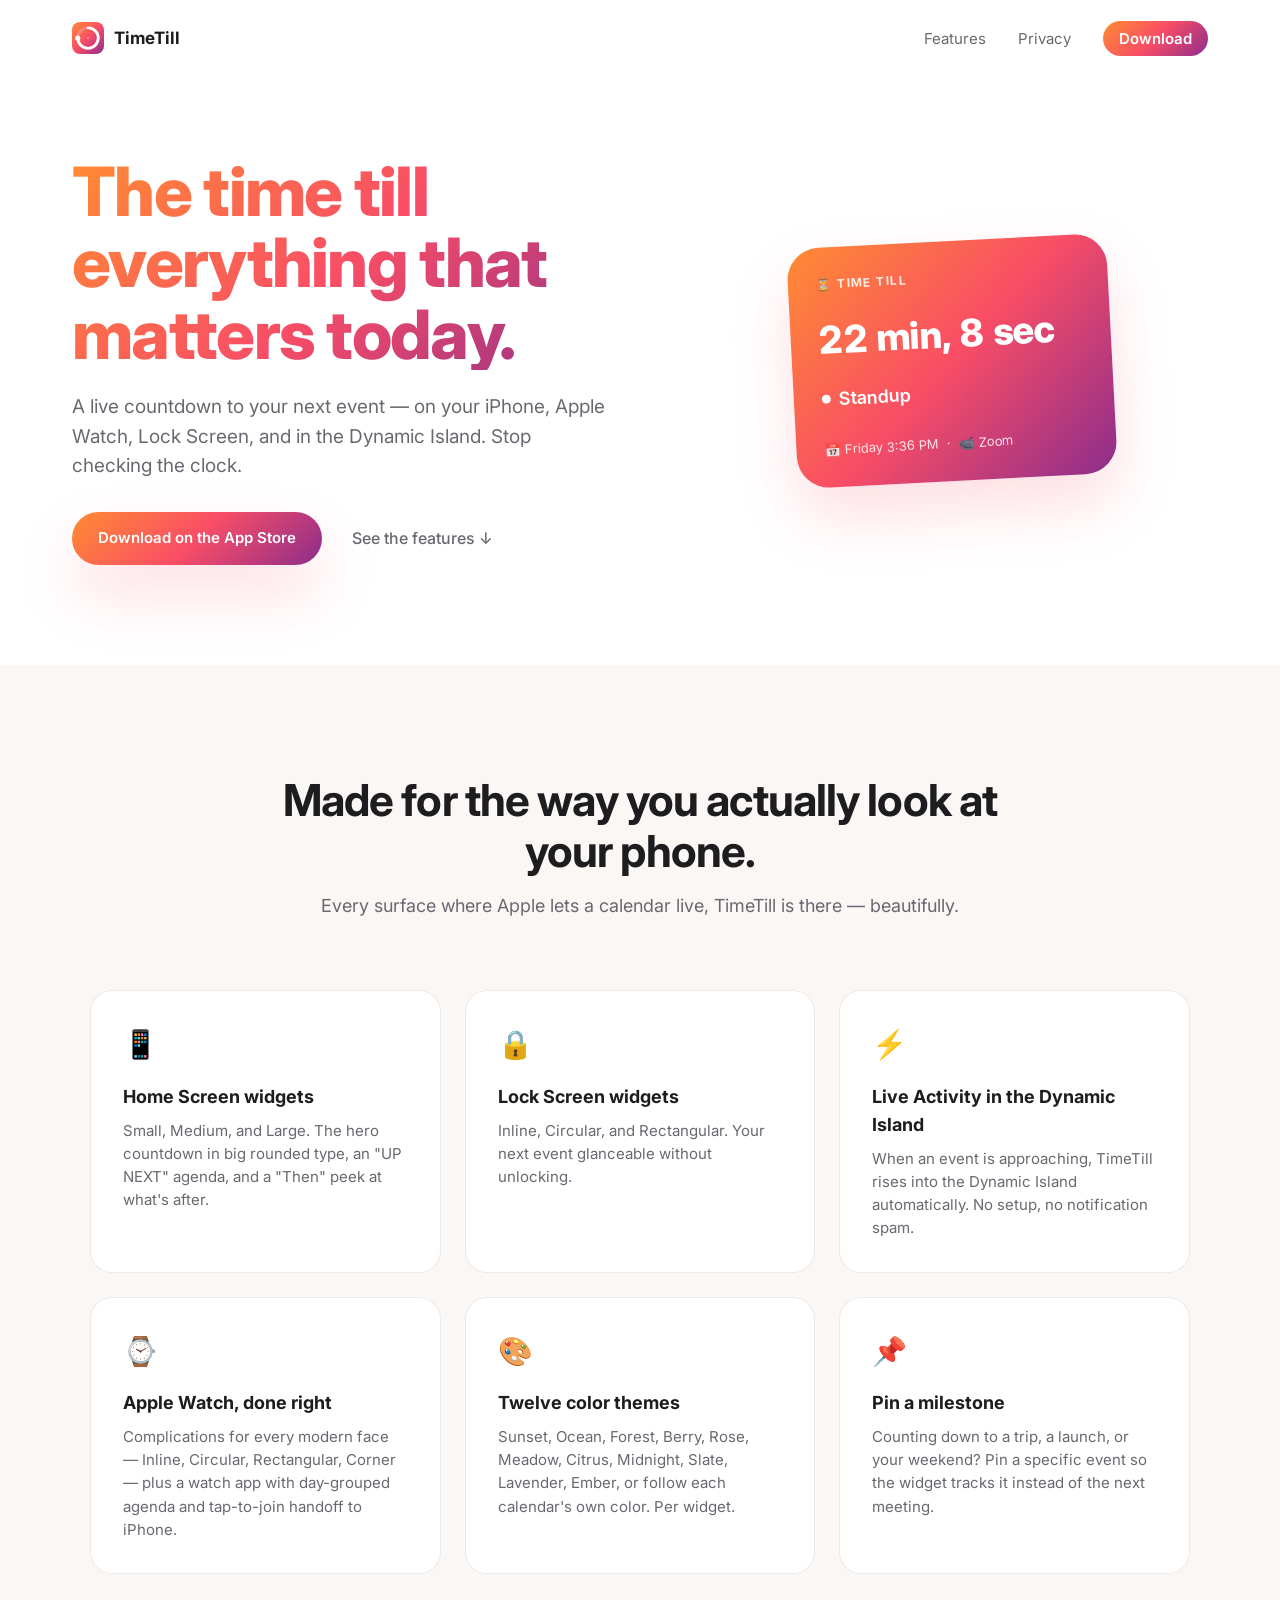
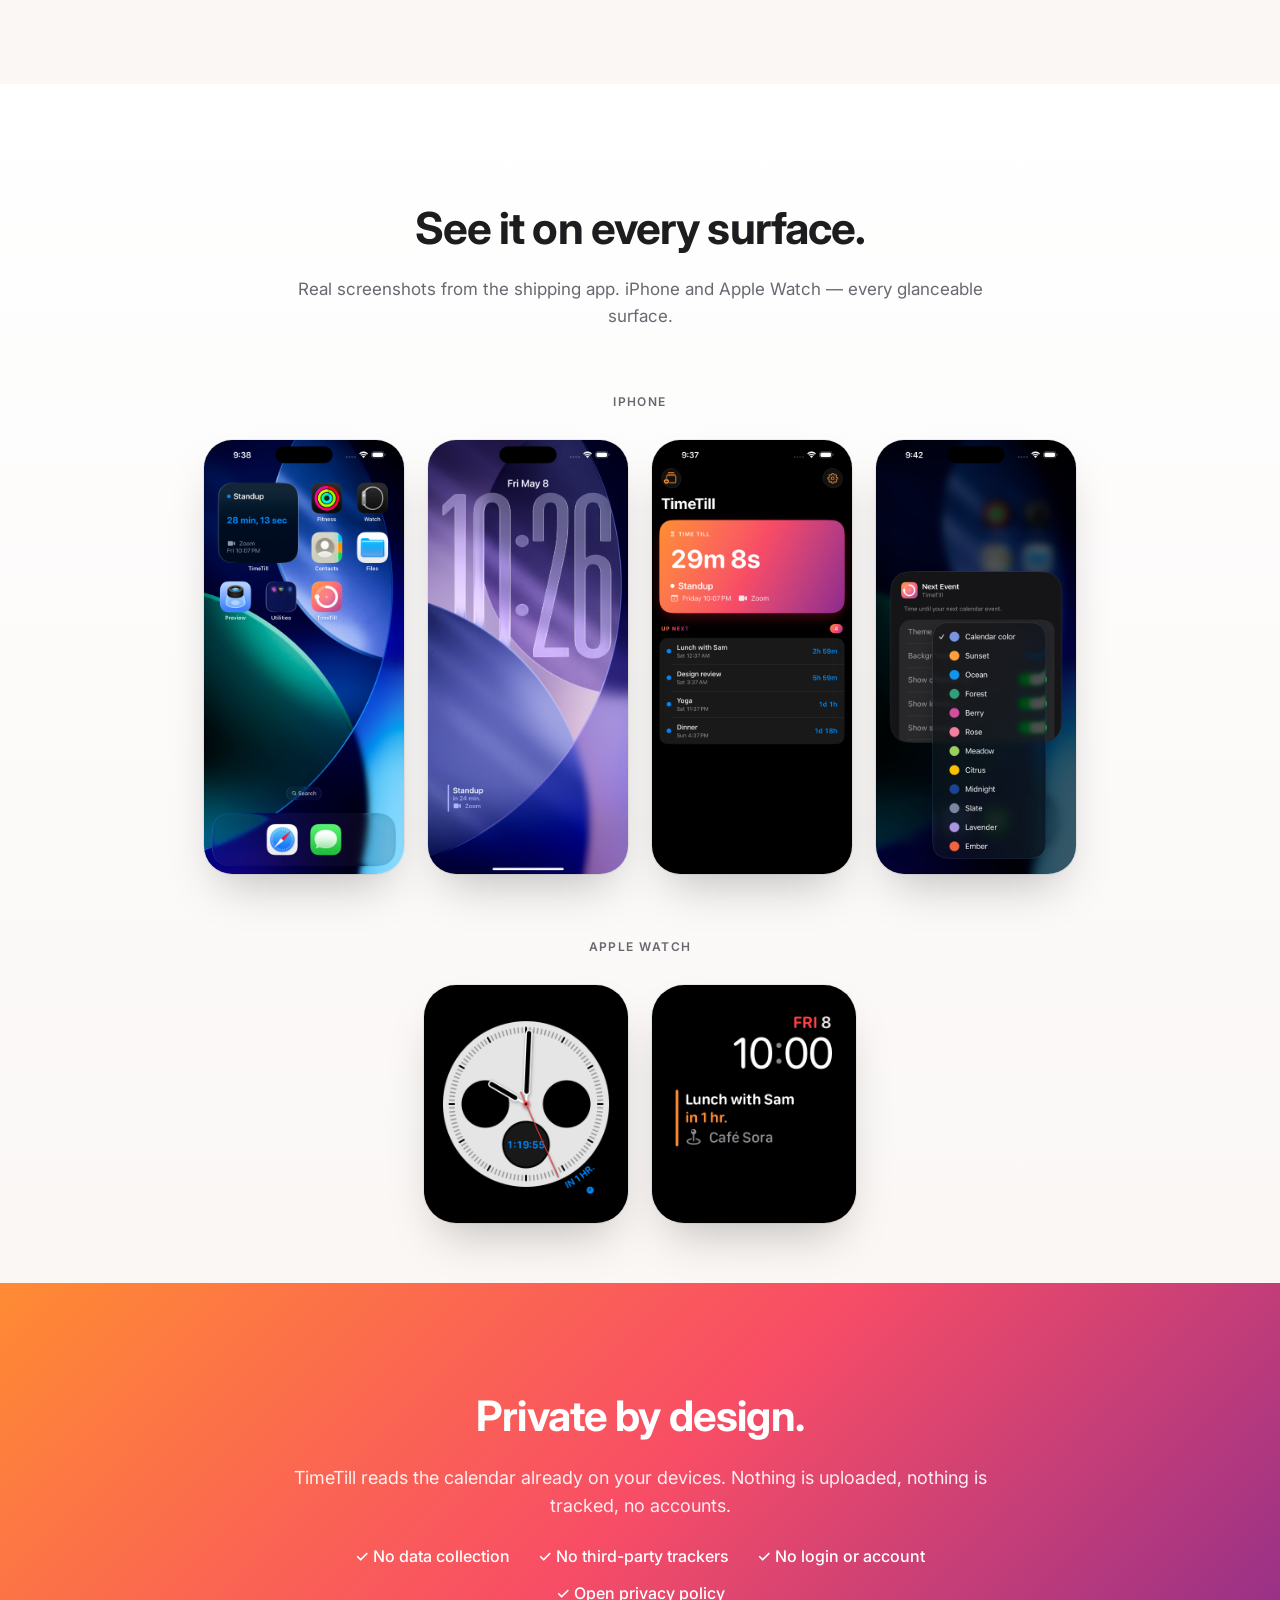
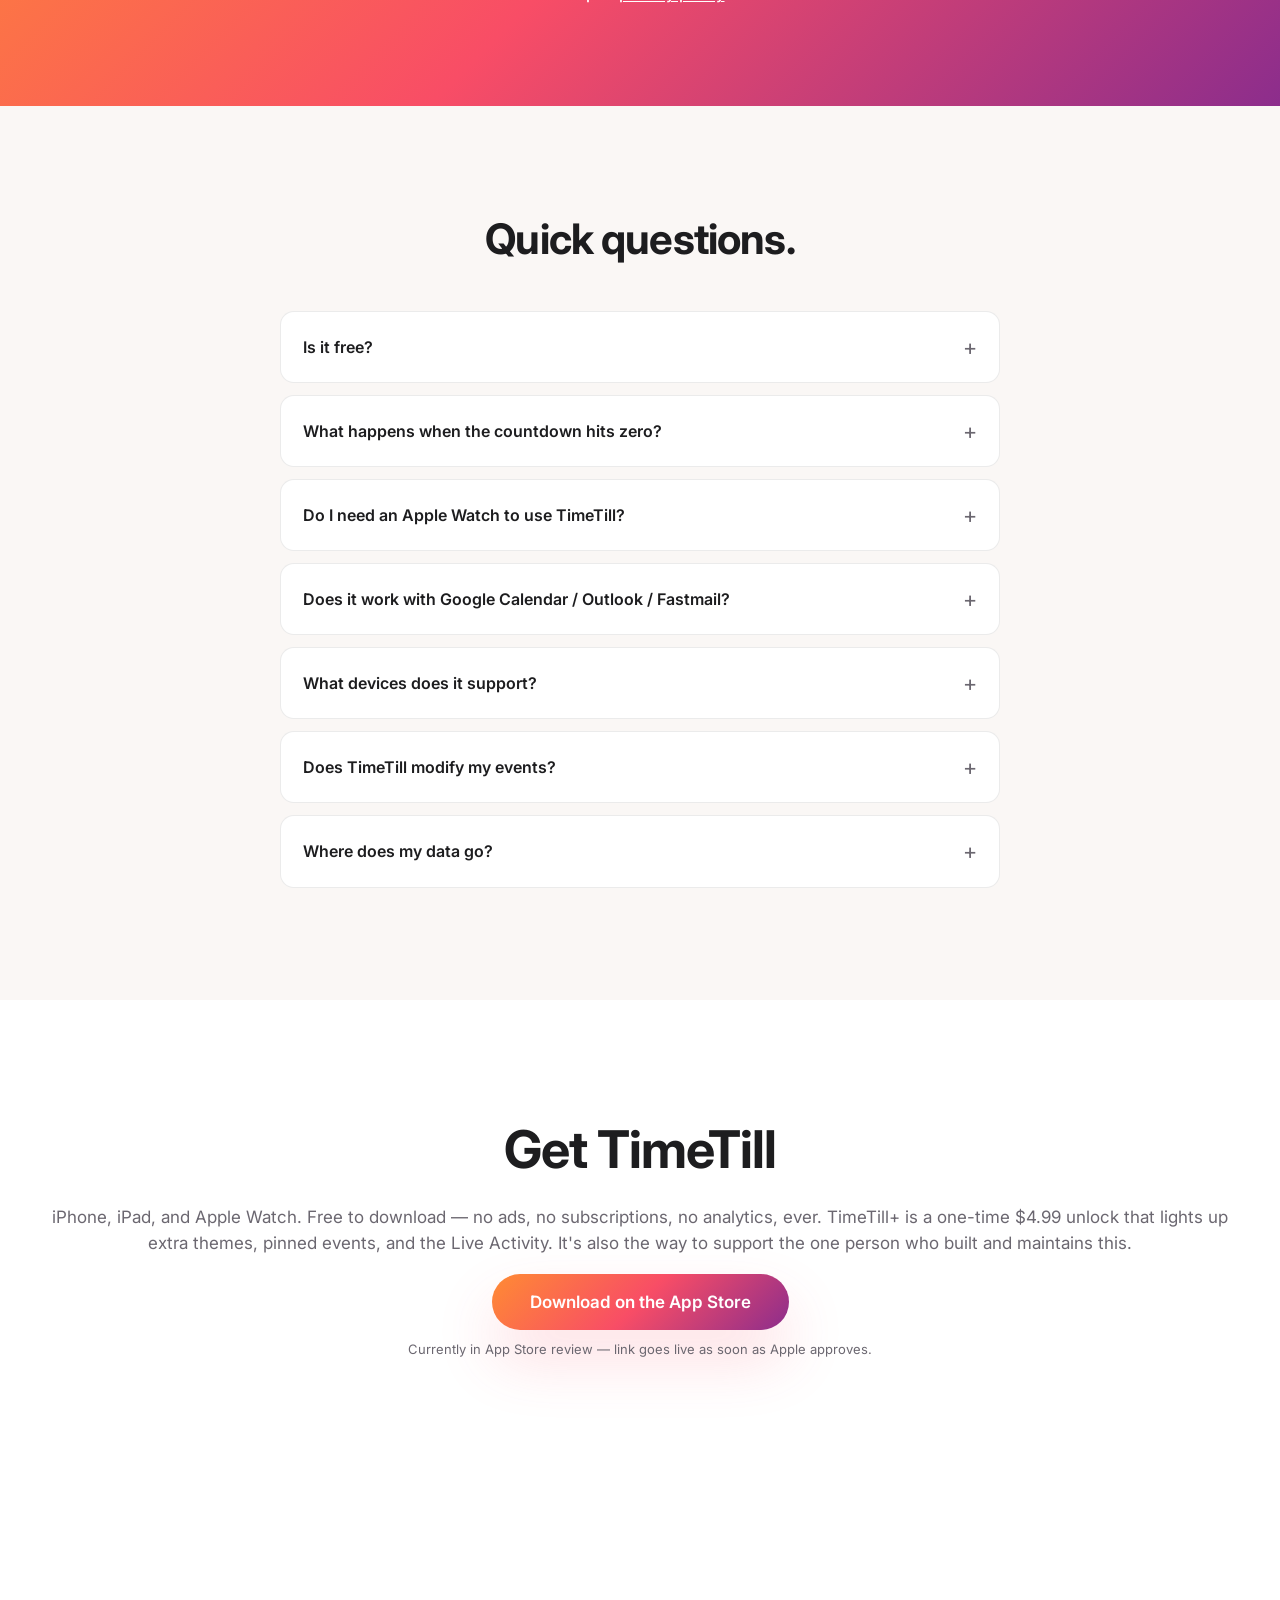
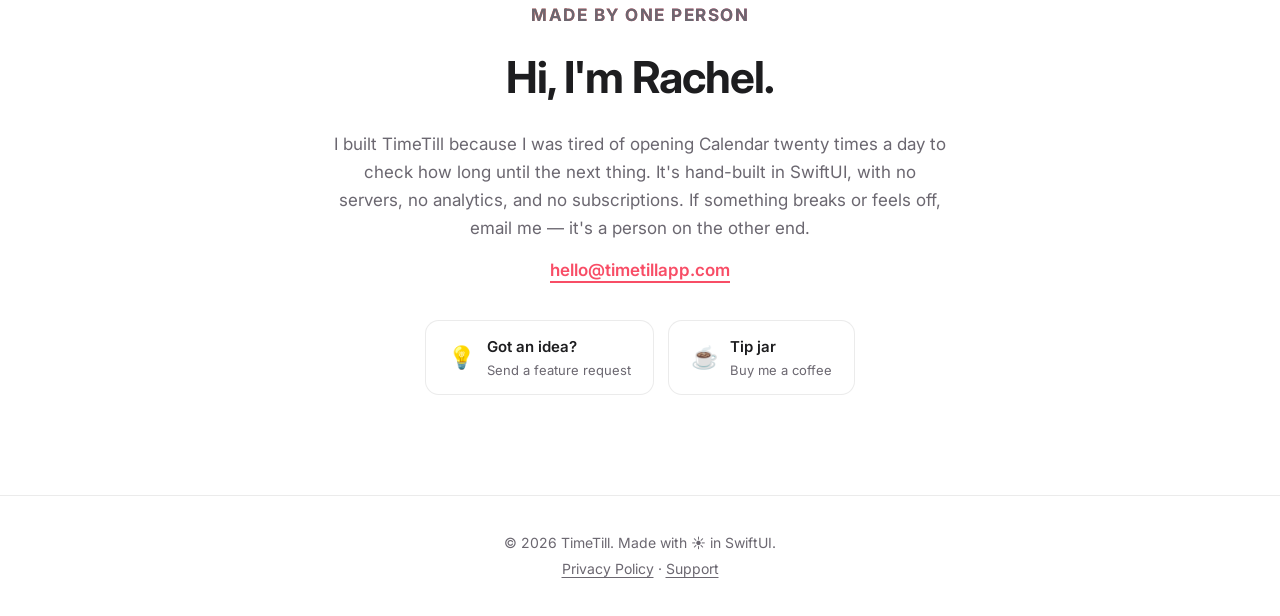
<file: index.html>
<!doctype html>
<html lang="en">
<head>
    <meta charset="utf-8" />
    <meta name="viewport" content="width=device-width, initial-scale=1" />
    <title>TimeTill — Live countdown to your next event</title>
    <meta name="description" content="See exactly how long until your next meeting, lunch, or trip — on your iPhone, Apple Watch, Lock Screen, and in the Dynamic Island." />
    <link rel="preconnect" href="https://fonts.googleapis.com" />
    <link rel="preconnect" href="https://fonts.gstatic.com" crossorigin />
    <link href="https://fonts.googleapis.com/css2?family=Inter:wght@400;500;600;700;800&display=swap" rel="stylesheet" />
    <link rel="stylesheet" href="styles.css?v=6" />
    <link rel="icon" type="image/svg+xml" href="icon.svg" />
    <link rel="icon" type="image/png" sizes="32x32" href="favicon-32.png" />
    <link rel="icon" type="image/png" sizes="16x16" href="favicon-16.png" />
    <link rel="apple-touch-icon" sizes="180x180" href="apple-touch-icon.png" />
    <meta property="og:title" content="TimeTill" />
    <meta property="og:description" content="Live countdown to your next event." />
    <meta property="og:image" content="https://timetillapp.com/og.png" />
    <meta property="og:url" content="https://timetillapp.com/" />
    <meta property="og:type" content="website" />
    <meta name="twitter:card" content="summary_large_image" />
    <meta name="twitter:title" content="TimeTill" />
    <meta name="twitter:description" content="Live countdown to your next event." />
    <meta name="twitter:image" content="https://timetillapp.com/og.png" />
    <link rel="canonical" href="https://timetillapp.com/" />
    <meta name="theme-color" content="#FF8B33" />
</head>
<body>

<header class="nav">
    <a href="/" class="brand">
        <img src="icon.svg" alt="" class="brand-icon" />
        <span class="brand-name">TimeTill</span>
    </a>
    <nav>
        <a href="#features">Features</a>
        <a href="privacy.html">Privacy</a>
        <a href="#download" class="cta">Download</a>
    </nav>
</header>

<section class="hero">
    <div class="hero-text">
        <h1>The time till everything that matters today.</h1>
        <p class="lede">A live countdown to your next event — on your iPhone, Apple Watch, Lock Screen, and in the Dynamic Island. Stop checking the clock.</p>
        <div class="hero-cta">
            <a href="https://apps.apple.com/app/id6767717293" class="btn-primary">Download on the App Store</a>
            <a href="#features" class="btn-ghost">See the features ↓</a>
        </div>
    </div>

    <!-- Mock iPhone widget -->
    <div class="hero-card-wrap">
        <div class="hero-card">
            <div class="card-label">⏳ TIME TILL</div>
            <div class="card-count" id="hero-count">22 min, 11 sec</div>
            <div class="card-event">
                <span class="dot"></span>
                <span>Standup</span>
            </div>
            <div class="card-meta">📅 Friday 3:36 PM &nbsp;·&nbsp; 📹 Zoom</div>
        </div>
    </div>
</section>

<section id="features" class="features">
    <div class="features-intro">
        <h2>Made for the way you actually look at your phone.</h2>
        <p>Every surface where Apple lets a calendar live, TimeTill is there — beautifully.</p>
    </div>

    <div class="feature-grid">
        <div class="feature">
            <div class="feature-icon">📱</div>
            <h3>Home Screen widgets</h3>
            <p>Small, Medium, and Large. The hero countdown in big rounded type, an "UP NEXT" agenda, and a "Then" peek at what's after.</p>
        </div>
        <div class="feature">
            <div class="feature-icon">🔒</div>
            <h3>Lock Screen widgets</h3>
            <p>Inline, Circular, and Rectangular. Your next event glanceable without unlocking.</p>
        </div>
        <div class="feature">
            <div class="feature-icon">⚡️</div>
            <h3>Live Activity in the Dynamic Island</h3>
            <p>When an event is approaching, TimeTill rises into the Dynamic Island automatically. No setup, no notification spam.</p>
        </div>
        <div class="feature">
            <div class="feature-icon">⌚️</div>
            <h3>Apple Watch, done right</h3>
            <p>Complications for every modern face — Inline, Circular, Rectangular, Corner — plus a watch app with day-grouped agenda and tap-to-join handoff to iPhone.</p>
        </div>
        <div class="feature">
            <div class="feature-icon">🎨</div>
            <h3>Twelve color themes</h3>
            <p>Sunset, Ocean, Forest, Berry, Rose, Meadow, Citrus, Midnight, Slate, Lavender, Ember, or follow each calendar's own color. Per widget.</p>
        </div>
        <div class="feature">
            <div class="feature-icon">📌</div>
            <h3>Pin a milestone</h3>
            <p>Counting down to a trip, a launch, or your weekend? Pin a specific event so the widget tracks it instead of the next meeting.</p>
        </div>
    </div>
</section>

<section id="showcase" class="showcase">
    <div class="showcase-intro">
        <h2>See it on every surface.</h2>
        <p>Real screenshots from the shipping app. iPhone and Apple Watch — every glanceable surface.</p>
    </div>

    <div class="shots-row">
        <div class="shots-row-label">iPhone</div>
        <img src="shots/iphone-widget-home.png" alt="TimeTill widget on iPhone home screen counting down to Standup at Zoom" class="shot shot-iphone" loading="lazy" />
        <img src="shots/iphone-lockscreen.png" alt="TimeTill rectangular widget on the iPhone Lock Screen showing Standup in 24 min, Zoom" class="shot shot-iphone" loading="lazy" />
        <img src="shots/iphone-dark-home.png" alt="TimeTill app open in dark mode with sunset hero card and Up Next list" class="shot shot-iphone" loading="lazy" />
        <img src="shots/iphone-themes.png" alt="Theme picker showing 12 color themes — Sunset, Ocean, Forest, Berry, Rose, Meadow, Citrus, Midnight, Slate, Lavender, Ember" class="shot shot-iphone" loading="lazy" />
    </div>

    <div class="shots-row">
        <div class="shots-row-label">Apple Watch</div>
        <img src="shots/watch-complications.png" alt="Apple Watch face with TimeTill complications — corner countdown 1:19:55 and IN 1 HR. on the bezel" class="shot shot-watch" loading="lazy" />
        <img src="shots/watch-stack.png" alt="Smart Stack widget on Apple Watch showing Lunch with Sam in 1 hr at Café Sora" class="shot shot-watch" loading="lazy" />
    </div>
</section>

<section class="privacy-band">
    <div>
        <h2>Private by design.</h2>
        <p>TimeTill reads the calendar already on your devices. Nothing is uploaded, nothing is tracked, no accounts.</p>
        <ul class="checks">
            <li>✓ No data collection</li>
            <li>✓ No third-party trackers</li>
            <li>✓ No login or account</li>
            <li>✓ Open <a href="privacy.html">privacy policy</a></li>
        </ul>
    </div>
</section>

<section id="faq" class="faq">
    <div class="faq-inner">
        <h2>Quick questions.</h2>
        <details>
            <summary>Is it free?</summary>
            <p>The core app — the live countdown, agenda, and basic widgets — is free. A one-time TimeTill+ unlock lights up extra themes, pinned events, the Live Activity, and the watch app. No subscription, no ads, ever.</p>
        </details>
        <details>
            <summary>What happens when the countdown hits zero?</summary>
            <p>It rolls forward to the next upcoming event automatically. The hero card, widgets, complications, and Live Activity all flip together — no taps, no notifications, no fuss.</p>
        </details>
        <details>
            <summary>Do I need an Apple Watch to use TimeTill?</summary>
            <p>No. TimeTill is a great iPhone-only app. The watch complications and the watch agenda are bonuses if you have one.</p>
        </details>
        <details>
            <summary>Does it work with Google Calendar / Outlook / Fastmail?</summary>
            <p>Yes — anything that shows up in the iOS Calendar app is fair game. TimeTill reads through Apple's standard EventKit, which is where Google / Outlook / Fastmail / iCloud calendars all live once you've added them in Settings.</p>
        </details>
        <details>
            <summary>What devices does it support?</summary>
            <p>iPhone running iOS 18 or later. iPad running iPadOS 18 or later. Apple Watch running watchOS 11 or later.</p>
        </details>
        <details>
            <summary>Does TimeTill modify my events?</summary>
            <p>Never. Read-only. TimeTill only displays events; creating, editing, and deleting all happen in the Calendar app.</p>
        </details>
        <details>
            <summary>Where does my data go?</summary>
            <p>Nowhere. There's no server, no account, no cloud. Events read from your device, render on your device, and your widget configuration stays on your device. <a href="privacy.html">Read the full privacy policy.</a></p>
        </details>
    </div>
</section>

<section id="download" class="download">
    <h2>Get TimeTill</h2>
    <p>iPhone, iPad, and Apple Watch. Free to download — no ads, no subscriptions, no analytics, ever. TimeTill+ is a one-time $4.99 unlock that lights up extra themes, pinned events, and the Live Activity. It's also the way to support the one person who built and maintains this.</p>
    <a href="https://apps.apple.com/app/id6767717293" class="btn-primary big">Download on the App Store</a>
    <p class="small">Currently in App Store review — link goes live as soon as Apple approves.</p>
</section>

<section class="madeby">
    <div class="madeby-inner">
        <p class="madeby-eyebrow">MADE BY ONE PERSON</p>
        <h2>Hi, I'm Rachel.</h2>
        <p>I built TimeTill because I was tired of opening Calendar twenty times a day to check how long until the next thing. It's hand-built in SwiftUI, with no servers, no analytics, and no subscriptions. If something breaks or feels off, email me — it's a person on the other end.</p>
        <p class="madeby-link"><a href="mailto:hello@timetillapp.com">hello@timetillapp.com</a></p>

        <div class="madeby-actions">
            <a href="mailto:hello@timetillapp.com?subject=TimeTill%20feature%20request" class="madeby-btn">
                <span class="madeby-btn-icon">💡</span>
                <span>
                    <strong>Got an idea?</strong>
                    <small>Send a feature request</small>
                </span>
            </a>
            <a href="https://buymeacoffee.com/rachelallyson" class="madeby-btn">
                <span class="madeby-btn-icon">☕</span>
                <span>
                    <strong>Tip jar</strong>
                    <small>Buy me a coffee</small>
                </span>
            </a>
        </div>
    </div>
</section>

<footer class="footer">
    <p>© <span id="year">2026</span> TimeTill. Made with ☀️ in SwiftUI.</p>
    <p><a href="privacy.html">Privacy Policy</a> · <a href="mailto:hello@timetillapp.com">Support</a></p>
</footer>

<script>
    document.getElementById('year').textContent = new Date().getFullYear();

    // Live-update the hero card countdown so the page itself feels alive.
    const target = new Date(Date.now() + 22 * 60 * 1000 + 11 * 1000);
    const el = document.getElementById('hero-count');
    function tick() {
        const ms = target - Date.now();
        if (ms <= 0) { el.textContent = 'Now'; return; }
        const total = Math.floor(ms / 1000);
        const h = Math.floor(total / 3600);
        const m = Math.floor((total % 3600) / 60);
        const s = total % 60;
        el.textContent = h > 0
            ? `${h}h ${m}m ${s}s`
            : `${m} min, ${s} sec`;
    }
    tick();
    setInterval(tick, 1000);
</script>

</body>
</html>
</file>
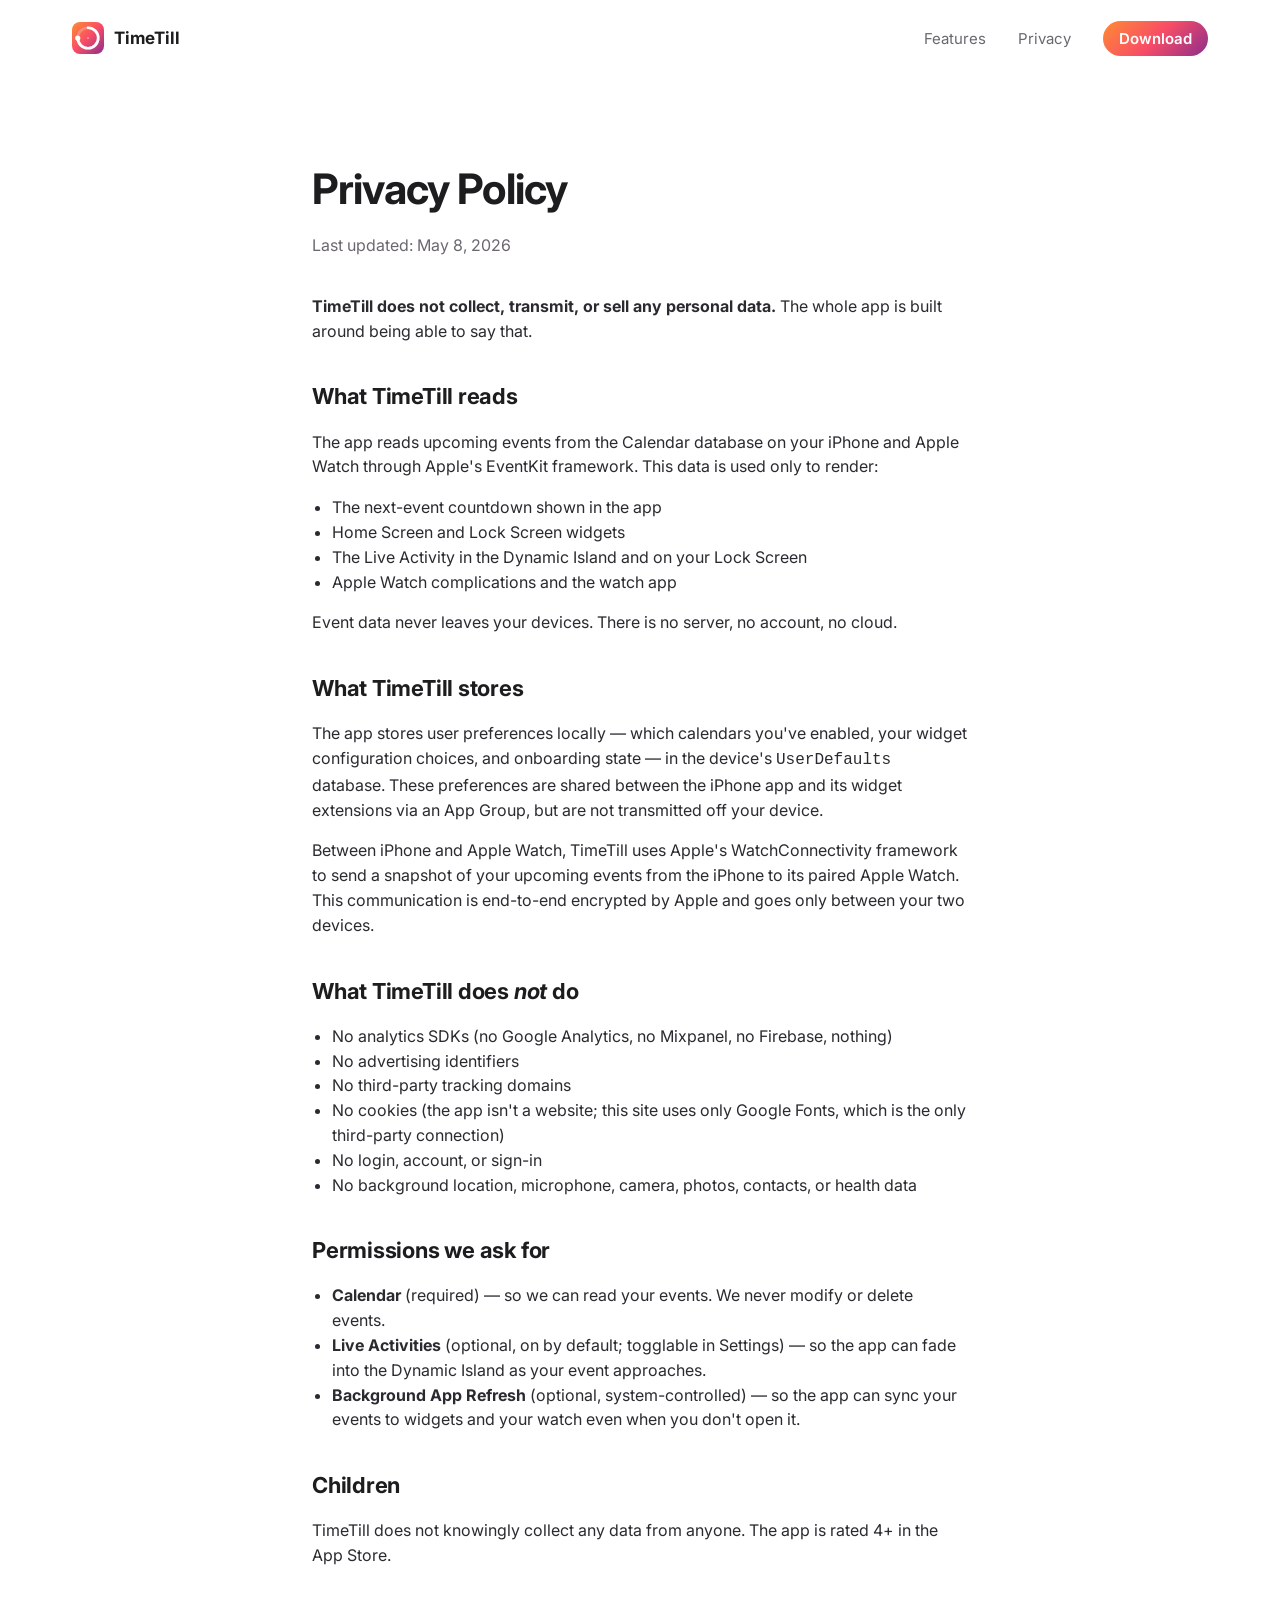
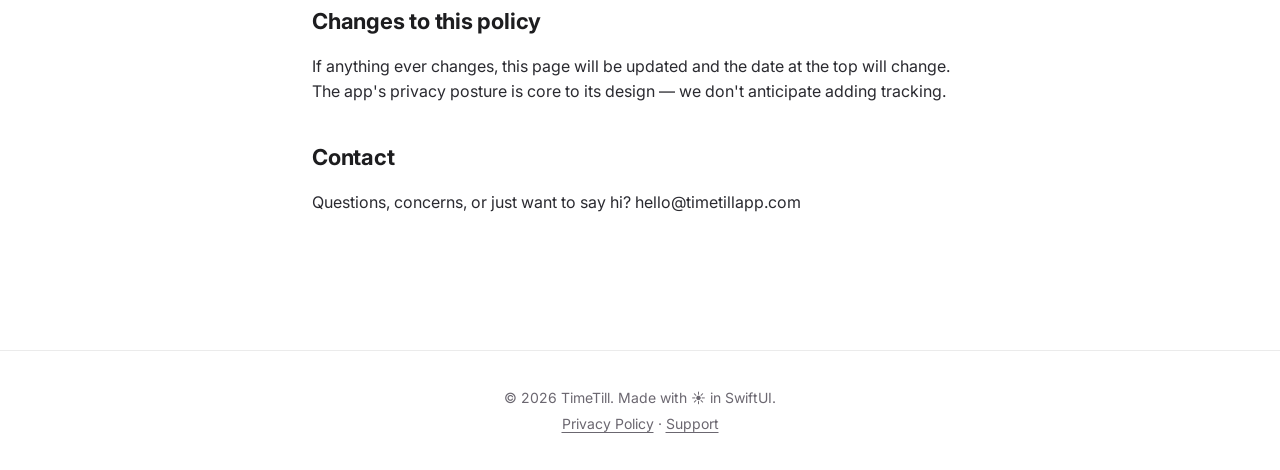
<file: privacy.html>
<!doctype html>
<html lang="en">
<head>
    <meta charset="utf-8" />
    <meta name="viewport" content="width=device-width, initial-scale=1" />
    <title>Privacy Policy — TimeTill</title>
    <link rel="preconnect" href="https://fonts.googleapis.com" />
    <link rel="preconnect" href="https://fonts.gstatic.com" crossorigin />
    <link href="https://fonts.googleapis.com/css2?family=Inter:wght@400;500;600;700;800&display=swap" rel="stylesheet" />
    <link rel="stylesheet" href="styles.css" />
    <link rel="icon" type="image/svg+xml" href="icon.svg" />
</head>
<body>

<header class="nav">
    <a href="index.html" class="brand">
        <img src="icon.svg" alt="" class="brand-icon" />
        <span class="brand-name">TimeTill</span>
    </a>
    <nav>
        <a href="index.html#features">Features</a>
        <a href="privacy.html">Privacy</a>
        <a href="index.html#download" class="cta">Download</a>
    </nav>
</header>

<main class="legal">
    <h1>Privacy Policy</h1>
    <p class="updated">Last updated: <span id="date">May 8, 2026</span></p>

    <p><strong>TimeTill does not collect, transmit, or sell any personal data.</strong> The whole app is built around being able to say that.</p>

    <h2>What TimeTill reads</h2>
    <p>The app reads upcoming events from the Calendar database on your iPhone and Apple Watch through Apple's EventKit framework. This data is used only to render:</p>
    <ul>
        <li>The next-event countdown shown in the app</li>
        <li>Home Screen and Lock Screen widgets</li>
        <li>The Live Activity in the Dynamic Island and on your Lock Screen</li>
        <li>Apple Watch complications and the watch app</li>
    </ul>
    <p>Event data never leaves your devices. There is no server, no account, no cloud.</p>

    <h2>What TimeTill stores</h2>
    <p>The app stores user preferences locally — which calendars you've enabled, your widget configuration choices, and onboarding state — in the device's <code>UserDefaults</code> database. These preferences are shared between the iPhone app and its widget extensions via an App Group, but are not transmitted off your device.</p>
    <p>Between iPhone and Apple Watch, TimeTill uses Apple's WatchConnectivity framework to send a snapshot of your upcoming events from the iPhone to its paired Apple Watch. This communication is end-to-end encrypted by Apple and goes only between your two devices.</p>

    <h2>What TimeTill does <em>not</em> do</h2>
    <ul>
        <li>No analytics SDKs (no Google Analytics, no Mixpanel, no Firebase, nothing)</li>
        <li>No advertising identifiers</li>
        <li>No third-party tracking domains</li>
        <li>No cookies (the app isn't a website; this site uses only Google Fonts, which is the only third-party connection)</li>
        <li>No login, account, or sign-in</li>
        <li>No background location, microphone, camera, photos, contacts, or health data</li>
    </ul>

    <h2>Permissions we ask for</h2>
    <ul>
        <li><strong>Calendar</strong> (required) — so we can read your events. We never modify or delete events.</li>
        <li><strong>Live Activities</strong> (optional, on by default; togglable in Settings) — so the app can fade into the Dynamic Island as your event approaches.</li>
        <li><strong>Background App Refresh</strong> (optional, system-controlled) — so the app can sync your events to widgets and your watch even when you don't open it.</li>
    </ul>

    <h2>Children</h2>
    <p>TimeTill does not knowingly collect any data from anyone. The app is rated 4+ in the App Store.</p>

    <h2>Changes to this policy</h2>
    <p>If anything ever changes, this page will be updated and the date at the top will change. The app's privacy posture is core to its design — we don't anticipate adding tracking.</p>

    <h2>Contact</h2>
    <p>Questions, concerns, or just want to say hi? <a href="mailto:hello@timetillapp.com">hello@timetillapp.com</a></p>
</main>

<footer class="footer">
    <p>© <span id="year">2026</span> TimeTill. Made with ☀️ in SwiftUI.</p>
    <p><a href="privacy.html">Privacy Policy</a> · <a href="mailto:hello@timetillapp.com">Support</a></p>
</footer>

<script>
    document.getElementById('year').textContent = new Date().getFullYear();
</script>

</body>
</html>
</file>
<file: styles.css>
:root {
    --orange: #FF8B33;
    --coral:  #F84D66;
    --plum:   #8C2D8C;
    --sunset: linear-gradient(135deg, #FF8B33 0%, #F84D66 50%, #8C2D8C 100%);
    --ink:    #1d1d1f;
    --muted:  #6b6770;
    --bg:     #fff;
    --surface: #faf7f5;
    --border: rgba(0,0,0,0.08);
    --shadow: 0 30px 60px rgba(248, 77, 102, 0.18);
}

* { box-sizing: border-box; }
html, body { margin: 0; padding: 0; }
body {
    font-family: 'Inter', -apple-system, BlinkMacSystemFont, sans-serif;
    color: var(--ink);
    background: var(--bg);
    line-height: 1.55;
    -webkit-font-smoothing: antialiased;
}
a { color: inherit; text-decoration: none; }
img { max-width: 100%; display: block; }

/* ─── Nav ─── */
.nav {
    display: flex;
    justify-content: space-between;
    align-items: center;
    padding: 22px 32px;
    max-width: 1200px;
    margin: 0 auto;
}
.brand {
    display: flex;
    align-items: center;
    gap: 10px;
    font-weight: 700;
    font-size: 17px;
}
.brand-icon {
    width: 32px;
    height: 32px;
    border-radius: 8px;
}
.nav nav a {
    margin-left: 28px;
    font-size: 15px;
    color: var(--muted);
    transition: color .15s ease;
}
.nav nav a:hover { color: var(--ink); }
.nav nav a.cta {
    color: white;
    padding: 8px 16px;
    border-radius: 999px;
    background: var(--sunset);
    font-weight: 600;
}

/* ─── Hero ─── */
.hero {
    max-width: 1200px;
    margin: 0 auto;
    padding: 80px 32px 100px;
    display: grid;
    grid-template-columns: 1.1fr 1fr;
    gap: 60px;
    align-items: center;
}
.hero h1 {
    font-size: clamp(40px, 6vw, 68px);
    line-height: 1.05;
    font-weight: 800;
    letter-spacing: -0.025em;
    margin: 0 0 22px;
    background: var(--sunset);
    -webkit-background-clip: text;
    background-clip: text;
    color: transparent;
}
.lede {
    font-size: 19px;
    color: var(--muted);
    margin: 0 0 32px;
    max-width: 540px;
}
.hero-cta { display: flex; gap: 14px; flex-wrap: wrap; }

.btn-primary {
    background: var(--sunset);
    color: white;
    font-weight: 600;
    padding: 14px 26px;
    border-radius: 999px;
    font-size: 15px;
    box-shadow: var(--shadow);
    transition: transform .15s ease, box-shadow .15s ease;
}
.btn-primary:hover { transform: translateY(-2px); box-shadow: 0 36px 70px rgba(248,77,102,0.28); }
.btn-primary.big { padding: 18px 38px; font-size: 17px; }
.btn-ghost {
    color: var(--muted);
    padding: 14px 16px;
    font-weight: 500;
}

/* ─── Hero card mock ─── */
.hero-card-wrap {
    display: flex;
    justify-content: center;
}
.hero-card {
    width: 320px;
    aspect-ratio: 4/3;
    border-radius: 32px;
    background: var(--sunset);
    color: white;
    padding: 28px;
    display: flex;
    flex-direction: column;
    justify-content: space-between;
    box-shadow: var(--shadow);
    transform: rotate(-3deg);
    transition: transform .3s ease;
}
.hero-card:hover { transform: rotate(0deg) scale(1.02); }
.card-label {
    font-size: 12px;
    letter-spacing: 1.5px;
    font-weight: 700;
    opacity: 0.85;
}
.card-count {
    font-size: 38px;
    font-weight: 800;
    letter-spacing: -0.02em;
    font-variant-numeric: tabular-nums;
    line-height: 1;
}
.card-event {
    display: flex;
    align-items: center;
    gap: 8px;
    font-size: 18px;
    font-weight: 600;
}
.dot { width: 9px; height: 9px; border-radius: 50%; background: white; }
.card-meta {
    font-size: 13px;
    opacity: 0.85;
}

/* ─── Features ─── */
.features {
    background: var(--surface);
    padding: 110px 32px;
}
.features-intro {
    max-width: 720px;
    margin: 0 auto 70px;
    text-align: center;
}
.features-intro h2 {
    font-size: clamp(30px, 4vw, 44px);
    margin: 0 0 16px;
    letter-spacing: -0.02em;
    line-height: 1.15;
}
.features-intro p {
    font-size: 18px;
    color: var(--muted);
    margin: 0;
}
.feature-grid {
    max-width: 1100px;
    margin: 0 auto;
    display: grid;
    grid-template-columns: repeat(3, 1fr);
    gap: 24px;
}
.feature {
    background: white;
    padding: 32px;
    border-radius: 22px;
    border: 1px solid var(--border);
    transition: transform .2s ease;
}
.feature:hover { transform: translateY(-4px); }
.feature-icon {
    font-size: 28px;
    margin-bottom: 16px;
}
.feature h3 {
    margin: 0 0 8px;
    font-size: 18px;
    font-weight: 700;
}
.feature p {
    margin: 0;
    color: var(--muted);
    font-size: 15px;
}

/* ─── Showcase (device frames) ─── */
.showcase {
    padding: 110px 32px 60px;
    background: linear-gradient(180deg, #fff 0%, var(--surface) 100%);
    text-align: center;
}
.showcase-intro {
    max-width: 720px;
    margin: 0 auto 64px;
}
.showcase-intro h2 {
    font-size: clamp(30px, 4vw, 44px);
    margin: 0 0 14px;
    letter-spacing: -0.02em;
}
.showcase-intro p {
    color: var(--muted);
    font-size: 17px;
    margin: 0;
}
.showcase-grid {
    display: flex;
    justify-content: center;
    align-items: flex-end;
    gap: 70px;
    flex-wrap: wrap;
}
.screenshot-note {
    margin-top: 44px;
    color: var(--muted);
    font-size: 13px;
}
.screenshot-note code {
    background: rgba(0,0,0,0.06);
    padding: 2px 6px;
    border-radius: 4px;
}

/* iPhone frame */
.device-iphone .iphone-screen {
    width: 280px;
    height: 580px;
    background: linear-gradient(180deg, #b8c8e6 0%, #6488c0 100%);
    border-radius: 48px;
    padding: 0 16px;
    position: relative;
    border: 8px solid #1d1d1f;
    box-shadow: 0 30px 50px rgba(0,0,0,0.25);
    overflow: hidden;
}
.island {
    position: absolute;
    top: 12px;
    left: 50%;
    transform: translateX(-50%);
    width: 110px;
    height: 32px;
    background: #000;
    border-radius: 999px;
}
.iphone-time {
    color: white;
    font-weight: 600;
    font-size: 16px;
    text-align: left;
    padding: 18px 18px 0;
}
.widget-mock {
    margin: 70px auto 16px;
    width: 142px;
    height: 142px;
    background: var(--sunset);
    color: white;
    border-radius: 22px;
    padding: 12px;
    text-align: left;
    box-shadow: 0 8px 18px rgba(0,0,0,0.15);
    display: flex;
    flex-direction: column;
    justify-content: space-between;
}
.wm-row { display: flex; align-items: center; gap: 6px; font-size: 12px; font-weight: 600; }
.wm-dot { width: 7px; height: 7px; border-radius: 50%; background: white; flex-shrink: 0; }
.wm-dot.small { width: 6px; height: 6px; }
.wm-title { font-weight: 600; }
.wm-title.small { font-size: 11px; }
.wm-count { font-size: 26px; font-weight: 800; letter-spacing: -0.02em; }
.wm-meta { font-size: 10px; opacity: 0.85; }

.widget-mock.medium {
    width: 248px;
    height: 118px;
    flex-direction: row;
    gap: 10px;
    padding: 12px 14px;
}
.medium-left {
    flex: 1;
    display: flex;
    flex-direction: column;
    gap: 2px;
    border-right: 1px solid rgba(255,255,255,0.4);
    padding-right: 8px;
}
.ml-eyebrow { font-size: 9px; font-weight: 700; letter-spacing: 0.5px; opacity: 0.85; }
.ml-count { font-size: 22px; font-weight: 800; letter-spacing: -0.02em; line-height: 1; }
.ml-time { font-size: 9px; opacity: 0.85; margin-top: auto; }
.medium-right { flex: 1; display: flex; flex-direction: column; gap: 4px; padding-left: 4px; }
.mr-row { display: flex; align-items: center; gap: 5px; font-size: 11px; font-weight: 600; }
.mr-row.small { font-size: 10px; opacity: 0.95; }
.mr-meta { font-size: 9px; opacity: 0.85; }
.mr-eyebrow { font-size: 8px; font-weight: 700; letter-spacing: 0.4px; opacity: 0.65; margin-top: auto; }
.mr-time { margin-left: auto; font-size: 10px; opacity: 0.85; font-weight: 500; }
.mr-title { font-weight: 500; }

/* Apple Watch frame */
.device-watch .watch-screen {
    width: 184px;
    height: 224px;
    background: #000;
    border-radius: 38px;
    padding: 18px 14px;
    position: relative;
    border: 6px solid #1d1d1f;
    box-shadow:
        0 30px 50px rgba(0,0,0,0.25),
        inset 0 0 0 1px rgba(255,255,255,0.05);
    color: white;
}
.watch-time {
    font-size: 11px;
    font-weight: 700;
    color: #FF8B33;
    letter-spacing: 1px;
    margin-bottom: 12px;
}
.watch-card {
    background: rgba(255,255,255,0.06);
    border-radius: 12px;
    padding: 8px 10px;
    display: flex;
    gap: 8px;
    align-items: center;
    margin-bottom: 12px;
}
.watch-bar {
    width: 3px;
    height: 30px;
    border-radius: 2px;
    background: #FF8B33;
}
.watch-title {
    font-size: 13px;
    font-weight: 700;
    line-height: 1.1;
}
.watch-count {
    font-size: 10px;
    color: #FF8B33;
    font-weight: 600;
    margin-top: 2px;
}
.watch-row {
    display: flex;
    align-items: center;
    gap: 6px;
    font-size: 11px;
    padding: 6px 4px;
    border-bottom: 1px solid rgba(255,255,255,0.08);
}
.watch-mini-time {
    margin-left: auto;
    color: #FF8B33;
    font-weight: 600;
    font-size: 10px;
}

/* ─── Privacy band ─── */
.privacy-band {
    padding: 100px 32px;
    background: var(--sunset);
    color: white;
    text-align: center;
}
.privacy-band > div {
    max-width: 720px;
    margin: 0 auto;
}
.privacy-band h2 {
    font-size: clamp(30px, 4vw, 42px);
    margin: 0 0 16px;
    letter-spacing: -0.02em;
}
.privacy-band p {
    font-size: 18px;
    opacity: 0.9;
    margin: 0 0 24px;
}
.checks {
    list-style: none;
    padding: 0;
    margin: 0;
    display: flex;
    flex-wrap: wrap;
    justify-content: center;
    gap: 12px 28px;
    font-weight: 500;
}
.checks a { text-decoration: underline; text-underline-offset: 2px; }

/* ─── FAQ ─── */
.faq {
    padding: 100px 32px;
    background: var(--surface);
}
.faq-inner {
    max-width: 720px;
    margin: 0 auto;
}
.faq h2 {
    font-size: clamp(28px, 4vw, 42px);
    margin: 0 0 40px;
    letter-spacing: -0.02em;
    text-align: center;
}
.faq details {
    background: white;
    border: 1px solid var(--border);
    border-radius: 14px;
    margin-bottom: 12px;
    overflow: hidden;
}
.faq details[open] {
    box-shadow: 0 8px 24px rgba(0,0,0,0.04);
}
.faq summary {
    list-style: none;
    cursor: pointer;
    padding: 18px 22px;
    font-weight: 600;
    font-size: 16px;
    display: flex;
    justify-content: space-between;
    align-items: center;
    transition: color .15s ease;
}
.faq summary::-webkit-details-marker { display: none; }
.faq summary::after {
    content: "+";
    font-size: 22px;
    color: var(--muted);
    font-weight: 400;
    transition: transform .2s ease;
}
.faq details[open] summary::after { transform: rotate(45deg); }
.faq summary:hover { color: var(--coral); }
.faq details p {
    margin: 0;
    padding: 0 22px 20px;
    color: var(--muted);
    font-size: 15px;
    line-height: 1.6;
}
.faq details p a {
    color: var(--coral);
    text-decoration: underline;
    text-underline-offset: 2px;
}

/* ─── Made by ─── */
.madeby {
    padding: 100px 32px;
    background: var(--bg);
    text-align: center;
}
.madeby-inner {
    max-width: 620px;
    margin: 0 auto;
}
.madeby-eyebrow {
    font-size: 12px;
    font-weight: 700;
    letter-spacing: 1.5px;
    color: var(--muted);
    margin: 0 0 14px;
    background: var(--sunset);
    -webkit-background-clip: text;
    background-clip: text;
    color: transparent;
}
.madeby h2 {
    font-size: clamp(30px, 4vw, 44px);
    margin: 0 0 18px;
    letter-spacing: -0.02em;
}
.madeby p {
    font-size: 17px;
    line-height: 1.65;
    color: var(--muted);
    margin: 0 0 14px;
}
.madeby-link a {
    color: var(--coral);
    font-weight: 600;
    border-bottom: 2px solid var(--coral);
    padding-bottom: 1px;
}
.madeby-link a:hover { color: var(--plum); border-color: var(--plum); }

.madeby-actions {
    margin-top: 36px;
    display: flex;
    justify-content: center;
    gap: 14px;
    flex-wrap: wrap;
}
.madeby-btn {
    display: inline-flex;
    align-items: center;
    gap: 12px;
    padding: 14px 22px;
    border-radius: 14px;
    background: white;
    border: 1px solid var(--border);
    text-align: left;
    transition: transform .15s ease, box-shadow .15s ease, border-color .15s ease;
}
.madeby-btn:hover {
    transform: translateY(-2px);
    border-color: rgba(248,77,102,0.3);
    box-shadow: 0 12px 24px rgba(248,77,102,0.1);
}
.madeby-btn-icon { font-size: 22px; line-height: 1; }
.madeby-btn strong { display: block; font-weight: 600; font-size: 15px; color: var(--ink); }
.madeby-btn small { display: block; font-size: 13px; color: var(--muted); margin-top: 2px; }
@media (prefers-color-scheme: dark) {
    .madeby-btn { background: #1c1c1f; }
}

/* ─── Download ─── */
.download {
    text-align: center;
    padding: 110px 32px;
}
.download h2 {
    font-size: clamp(34px, 5vw, 52px);
    margin: 0 0 14px;
    letter-spacing: -0.02em;
}
.download p {
    color: var(--muted);
    font-size: 17px;
    margin: 0 0 32px;
}
.download .small {
    margin-top: 24px;
    font-size: 13px;
}

/* ─── 404 ─── */
.not-found {
    min-height: 70vh;
    display: flex;
    align-items: center;
    justify-content: center;
    padding: 60px 32px;
    text-align: center;
}
.nf-stack { max-width: 540px; }
.nf-glyph { font-size: 72px; margin-bottom: 8px; }
.nf-eyebrow {
    font-weight: 700;
    letter-spacing: 2px;
    background: var(--sunset);
    -webkit-background-clip: text;
    background-clip: text;
    color: transparent;
    margin: 0 0 6px;
}
.not-found h1 {
    font-size: clamp(30px, 5vw, 44px);
    margin: 0 0 14px;
    letter-spacing: -0.02em;
}
.not-found p {
    color: var(--muted);
    font-size: 17px;
    margin: 0 0 26px;
}

/* ─── Footer ─── */
.footer {
    border-top: 1px solid var(--border);
    padding: 32px;
    text-align: center;
    color: var(--muted);
    font-size: 14px;
}
.footer p { margin: 4px 0; }
.footer a { color: var(--muted); text-decoration: underline; text-underline-offset: 3px; }

/* ─── Privacy page specifics ─── */
.legal {
    max-width: 720px;
    margin: 0 auto;
    padding: 80px 32px 120px;
}
.legal h1 {
    font-size: 42px;
    margin: 0 0 12px;
    letter-spacing: -0.02em;
}
.legal .updated { color: var(--muted); margin: 0 0 36px; }
.legal h2 {
    font-size: 22px;
    margin: 36px 0 12px;
    letter-spacing: -0.01em;
}
.legal p, .legal li { color: #2a2a30; font-size: 16px; }
.legal ul { padding-left: 20px; }

/* ─── Responsive: tablet & smaller ─── */
@media (max-width: 900px) {
    .nav { padding: 18px 20px; }
    .nav nav a { margin-left: 16px; }
    .hero {
        padding: 40px 20px 60px;
        grid-template-columns: 1fr;
        gap: 36px;
        text-align: left;
    }
    .hero-card { transform: rotate(-2deg); margin: 0 auto; width: 280px; }
    .card-count { font-size: 32px; }
    .features { padding: 70px 20px; }
    .features-intro { margin-bottom: 44px; }
    .feature-grid { grid-template-columns: 1fr; gap: 14px; }
    .feature { padding: 24px; }
    .privacy-band { padding: 70px 20px; }
    .download { padding: 70px 20px; }
    .showcase { padding: 70px 16px 40px; }
    .showcase-intro { margin-bottom: 36px; }
    .faq { padding: 70px 20px; }
    .madeby { padding: 70px 20px; }
}

/* ─── Phone (≤ 540px) ─── */
@media (max-width: 540px) {
    .nav { padding: 16px 18px; }
    .nav nav a:not(.cta) { display: none; }
    .nav nav a.cta { margin-left: 0; padding: 8px 18px; font-size: 14px; }
    .brand-name { font-size: 16px; }

    .hero { padding: 28px 18px 52px; gap: 28px; }
    .hero h1 { font-size: 38px; line-height: 1.05; margin-bottom: 16px; }
    .lede { font-size: 17px; margin-bottom: 24px; }
    .hero-cta { gap: 8px; }
    .btn-primary { padding: 13px 22px; font-size: 14px; }
    .btn-ghost { padding: 13px 8px; font-size: 14px; }
    .hero-card { width: 240px; padding: 22px; border-radius: 26px; }
    .card-count { font-size: 28px; }
    .card-event { font-size: 16px; }
    .card-meta { font-size: 12px; }

    .features { padding: 56px 18px; }
    .features-intro h2 { font-size: 26px; }
    .features-intro p { font-size: 15px; }
    .feature h3 { font-size: 17px; }
    .feature p { font-size: 14px; }

    .showcase { padding: 56px 16px 32px; }
    .showcase-intro h2 { font-size: 26px; }
    .showcase-intro p { font-size: 15px; }
    .shots-row { gap: 12px; padding: 0 8px; margin-bottom: 44px; }
    .shots-row-label { font-size: 11px; margin-bottom: 0; }
    .shot-iphone { width: 30%; min-width: 100px; max-width: 130px; border-radius: 18px; }
    .shot-watch  { width: 130px; padding: 8px; border-radius: 24px; }

    .privacy-band { padding: 56px 20px; }
    .privacy-band h2 { font-size: 26px; }
    .privacy-band p { font-size: 16px; }
    .checks { gap: 8px 18px; font-size: 14px; }

    .faq { padding: 56px 18px; }
    .faq h2 { font-size: 24px; margin-bottom: 28px; }
    .faq summary { padding: 16px 18px; font-size: 15px; }
    .faq details p { padding: 0 18px 18px; font-size: 14px; }

    .madeby { padding: 56px 20px; }
    .madeby h2 { font-size: 26px; }
    .madeby p { font-size: 15px; }

    .download { padding: 56px 20px 70px; }
    .download h2 { font-size: 30px; }
    .download p { font-size: 15px; margin-bottom: 24px; }
    .btn-primary.big { padding: 16px 30px; font-size: 16px; }

    .footer { padding: 24px 18px; font-size: 13px; }
    .footer p { line-height: 1.6; }
}

/* ─── Dark mode ─── */
@media (prefers-color-scheme: dark) {
    :root {
        --ink: #f5f5f7;
        --muted: #a1a1a6;
        --bg: #000;
        --surface: #111114;
        --border: rgba(255,255,255,0.1);
    }
    .feature { background: #1c1c1f; }
    .faq details { background: #1c1c1f; }
    .nav nav a:hover { color: var(--ink); }
    .iphone-screen { background: linear-gradient(180deg, #2a3a5c 0%, #1a2840 100%); }
    .showcase { background: linear-gradient(180deg, #000 0%, var(--surface) 100%); }
}

/* ─── Real screenshot rows ─── */
.shots-row {
    display: flex;
    justify-content: center;
    align-items: center;
    gap: 24px;
    flex-wrap: wrap;
    margin: 0 auto 64px;
    max-width: 1240px;
    padding: 0 24px;
}
.shots-row:last-child { margin-bottom: 0; }
.shots-row-label {
    width: 100%;
    text-align: center;
    color: var(--muted);
    font-size: 12px;
    font-weight: 600;
    text-transform: uppercase;
    letter-spacing: 0.12em;
    margin-bottom: 4px;
}
.shot {
    display: block;
    height: auto;
    border-radius: 24px;
    box-shadow: 0 24px 48px -16px rgba(0,0,0,0.25), 0 0 0 1px rgba(0,0,0,0.06);
    transition: transform 0.3s ease, box-shadow 0.3s ease;
}
.shot:hover {
    transform: translateY(-4px);
    box-shadow: 0 32px 56px -16px rgba(0,0,0,0.3), 0 0 0 1px rgba(0,0,0,0.06);
}
.shot-iphone { width: 200px; border-radius: 28px; }
.shot-ipad   { width: 460px; border-radius: 18px; }
.shot-watch  { width: 180px; border-radius: 32px; background: #000; padding: 12px; box-sizing: content-box; }

@media (max-width: 900px) {
    .shot-iphone { width: 160px; }
    .shot-ipad   { width: 92%; max-width: 460px; }
    .shot-watch  { width: 140px; }
    .shots-row { gap: 16px; padding: 0 16px; }
}
/* (mobile shot sizing handled in main mobile block above) */

@media (prefers-color-scheme: dark) {
    .shot { box-shadow: 0 30px 60px -20px rgba(0,0,0,0.6), 0 0 0 1px rgba(255,255,255,0.06); }
}
</file>
